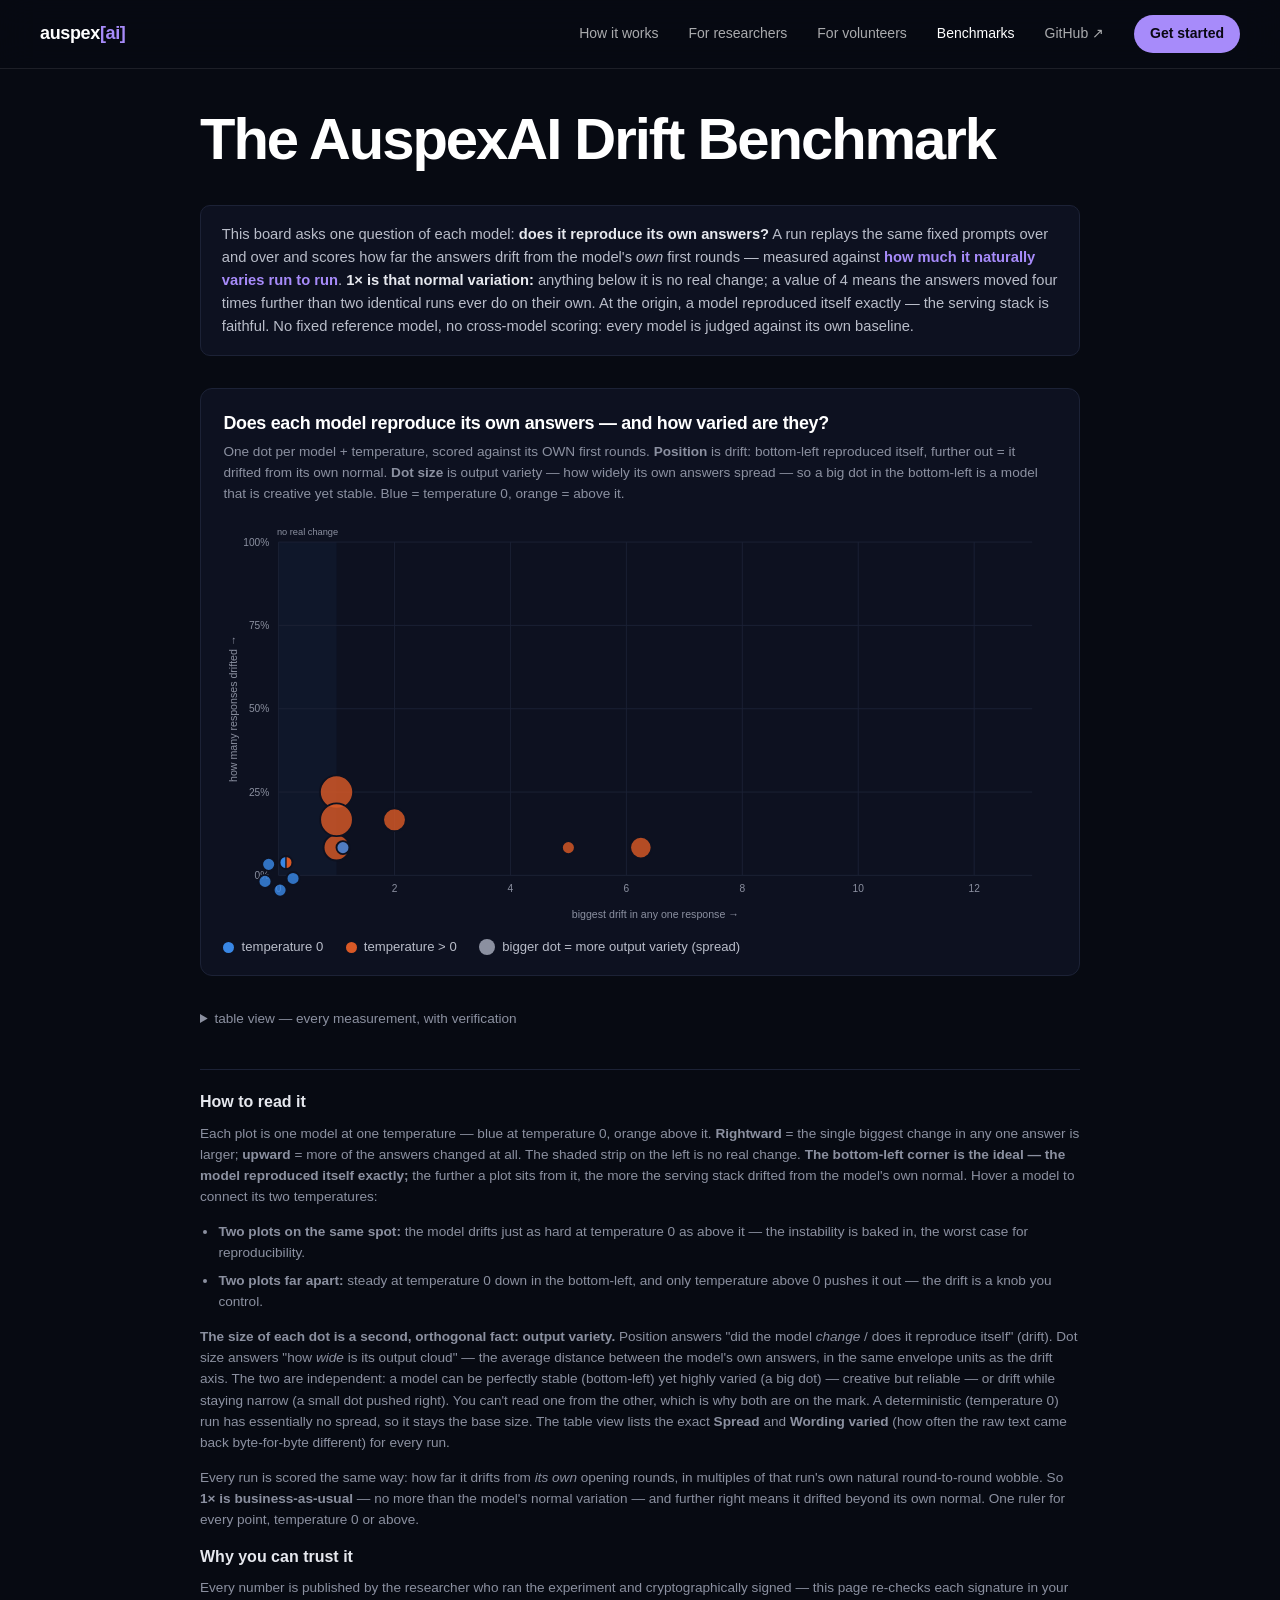
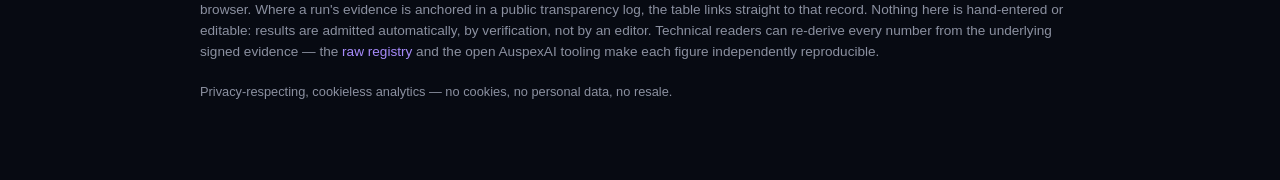
<file: benchmarks.html>
<!DOCTYPE html>
<html lang="en">
<head>
  <meta charset="utf-8">
  <meta name="viewport" content="width=device-width, initial-scale=1">
  <title>Drift Benchmark — auspex[ai]</title>
  <meta name="description" content="The AuspexAI Drift Benchmark: does each model reproduce its own answers? Self-baseline drift — how far a model's outputs move from its own baseline, at temperature 0 and under sampling — every number signed by the researcher who ran it and independently verifiable.">
  <meta name="robots" content="noindex">
  <link rel="icon" type="image/x-icon" href="favicon.ico">
  <link rel="icon" type="image/svg+xml" href="images/favicon.svg">
  <link rel="icon" type="image/png" sizes="32x32" href="images/favicon-32.png">
  <link rel="icon" type="image/png" sizes="192x192" href="images/favicon-192.png">
  <link rel="apple-touch-icon" href="images/apple-touch-icon.png">
  <!-- privacy-respecting, cookieless analytics (GoatCounter) -->
  <script data-goatcounter="https://metrics.auspexai.network/count" async src="//gc.zgo.at/count.js"></script>
  <script>
  (function(){var R=[[/#start\b/,'cta-get-started'],[/#researchers\b/,'nav-researchers'],[/#volunteers\b/,'nav-volunteers'],[/#how\b/,'nav-how'],[/benchmarks\.html/,'nav-benchmarks'],[/verify\.html/,'nav-verify'],[/getworker\./,'install-worker'],[/getresearcher\./,'install-researcher'],[/github\.com/,'outbound-github']];
  document.addEventListener('click',function(e){var a=e.target.closest&&e.target.closest('a[href]');if(!a)return;var h=a.getAttribute('href')||'';for(var i=0;i<R.length;i++){if(R[i][0].test(h)){if(window.goatcounter&&window.goatcounter.count)window.goatcounter.count({path:R[i][1],title:'event: '+R[i][1],event:true});break;}}},true);})();
  </script>
  <style>
    * { margin: 0; padding: 0; box-sizing: border-box; }
    /* --- chart roles (dataviz palette, dark, validated against #0d1120) --- */
    :root {
      --surface: #0d1120;            /* chart surface (card) */
      --page: #070a12;
      --ink: #e6e8ee;               /* primary text */
      --ink-2: #b9bdc9;             /* secondary text */
      --muted: #8b90a0;             /* axis / labels */
      --grid: #1c2236;              /* hairline gridline */
      --axis: #2b3350;             /* baseline / axis */
      --accent: #a78bfa;            /* single-series accent (violet) */
      --border: rgba(255,255,255,0.09);    /* site-standard hairline (nav / pill) */
      --text-dim: rgba(255,255,255,0.66);  /* site-standard nav link */
      --text-mute: rgba(255,255,255,0.42); /* site-standard eyebrow */
      --det: #3987e5;               /* condition: deterministic (blue) */
      --temp: #d95926;              /* condition: temperature (orange) */
      --ok: #34d399;
      --bad: #f87171;
    }
    body { background: var(--page); color: var(--ink); font-family: Inter, -apple-system, BlinkMacSystemFont, "Segoe UI", sans-serif; line-height: 1.55; }
    a { color: var(--accent); text-decoration: none; }
    a:hover { text-decoration: underline; }
    .wrap { max-width: 920px; margin: 0 auto; padding: 2.5rem 1.25rem 4rem; }
    /* --- site-standard nav: full-width frosted bar pinned to the top (matches index.html) --- */
    .site-nav-bar { position: sticky; top: 0; z-index: 50; display: flex; align-items: center; justify-content: space-between; gap: 12px 20px; flex-wrap: wrap; padding: 15px clamp(18px, 4vw, 40px); background: rgba(7,10,18,0.72); backdrop-filter: blur(18px); -webkit-backdrop-filter: blur(18px); border-bottom: 1px solid var(--border); }
    .site-nav-bar .brand { font-weight: 800; font-size: 18px; letter-spacing: -0.02em; color: #fff; }
    .site-nav-bar .brand .brk { color: var(--accent); }
    .nav-links { display: flex; align-items: center; gap: 10px clamp(16px, 2.6vw, 30px); flex-wrap: wrap; font-size: 14px; font-weight: 500; }
    .nav-links a { color: var(--text-dim); }
    .nav-links a:hover { color: #fff; text-decoration: none; }
    .nav-links a.active { color: #fff; }
    .nav-links a.cta { padding: 8px 16px; border-radius: 100px; background: var(--accent); color: #0a0813; font-weight: 700; }
    .nav-links a.cta:hover { color: #0a0813; opacity: 0.9; text-decoration: none; }
    /* --- hero: site-standard typographic treatment (display headline + lead) --- */
    .hero { margin-bottom: 2.2rem; }
    h1 { font-family: Inter, -apple-system, BlinkMacSystemFont, sans-serif; font-weight: 800; font-size: clamp(32px, 5.2vw, 58px); line-height: 1.05; letter-spacing: -0.035em; color: #fff; margin-bottom: 0.55rem; }
    .lead { color: rgba(255,255,255,0.82); font-size: clamp(16px, 1.5vw, 19px); max-width: 44rem; margin-bottom: 1.6rem; }
    .explainer { background: var(--surface); border: 1px solid var(--grid); border-radius: 10px; padding: 1.1rem 1.3rem; margin: 1.4rem 0 2rem; font-size: 0.92rem; color: var(--ink-2); }
    .explainer strong { color: var(--ink); }
    .explainer .eu { color: var(--accent); font-weight: 700; }
    /* --- chart card --- */
    .chart-card { background: var(--surface); border: 1px solid var(--grid); border-radius: 12px; padding: 1.3rem 1.4rem 1.1rem; margin: 1.4rem 0 2rem; }
    .chart-title { font-size: 1.12rem; color: #fff; font-weight: 700; letter-spacing: -0.3px; }
    .chart-sub { font-size: 0.85rem; color: var(--muted); margin: 0.2rem 0 0.9rem; max-width: 52rem; }
    .chart-b-wrap { max-width: 560px; margin: 0 auto; }
    svg { width: 100%; height: auto; display: block; overflow: visible; }
    .legend { display: flex; flex-wrap: wrap; gap: 1rem 1.4rem; margin-top: 0.7rem; font-size: 0.82rem; color: var(--ink-2); }
    .legend-item { display: inline-flex; align-items: center; gap: 0.45rem; }
    .swatch { width: 11px; height: 11px; border-radius: 50%; flex: none; }
    .swatch.hollow { background: transparent; border: 1.5px dashed var(--muted); }
    .swatch.big { width: 16px; height: 16px; background: var(--muted); }
    .ray-key { display: inline-flex; align-items: center; gap: 3px; color: var(--muted); font-weight: 700; }
    .ray-line { width: 16px; height: 0; border-top: 1.5px dashed var(--muted); display: inline-block; }
    /* --- tooltip --- */
    #tip { position: fixed; z-index: 20; pointer-events: none; opacity: 0; transition: opacity .08s; background: #0a0e1a; border: 1px solid var(--axis); border-radius: 8px; padding: 0.55rem 0.7rem; font-size: 0.8rem; color: var(--ink); box-shadow: 0 8px 24px rgba(0,0,0,0.5); max-width: 260px; }
    #tip .tt-model { font-weight: 700; color: #fff; }
    #tip .tt-row { color: var(--ink-2); margin-top: 0.15rem; }
    #tip b { color: var(--ink); font-variant-numeric: tabular-nums; }
    /* --- hover focus + hover-only labels (chart marks) --- */
    .mk { transition: opacity .13s ease, filter .13s ease; }
    .mk.dim { opacity: 0.16; filter: blur(1.1px); }        /* recede the non-hovered models */
    .reveal { transition: opacity .12s ease; }             /* edges + labels: shown only on focus */
    text.lbl { fill: var(--ink); font-size: 12.5px; font-weight: 600;
      paint-order: stroke; stroke: var(--surface); stroke-width: 3.5px; }  /* halo for legibility */
    /* --- table view --- */
    details.dv { margin: 0.2rem 0 0.6rem; }
    details.dv summary { cursor: pointer; color: var(--muted); font-size: 0.85rem; }
    table.dv-table { width: 100%; border-collapse: collapse; font-size: 0.86rem; margin-top: 0.7rem; }
    table.dv-table th { text-align: left; font-size: 0.72rem; text-transform: uppercase; letter-spacing: 0.05em; color: var(--muted); padding: 0.4rem 0.7rem 0.4rem 0; border-bottom: 1px solid var(--grid); white-space: nowrap; }
    table.dv-table td { padding: 0.45rem 0.7rem 0.45rem 0; border-bottom: 1px solid #131829; color: var(--ink-2); vertical-align: top; }
    table.dv-table td.num { text-align: right; font-variant-numeric: tabular-nums; color: var(--ink); }
    table.dv-table .dot { display: inline-block; width: 9px; height: 9px; border-radius: 50%; margin-right: 0.45rem; vertical-align: baseline; }
    .muted { color: var(--muted); }
    .sig-ok { color: var(--ok); } .sig-bad { color: var(--bad); }
    .empty { border: 1px dashed var(--grid); border-radius: 10px; padding: 2rem; text-align: center; color: var(--muted); margin-top: 1.5rem; }
    .foot { margin-top: 2.5rem; padding-top: 1.25rem; border-top: 1px solid var(--grid); font-size: 0.85rem; color: var(--muted); }
    .foot h3 { color: var(--ink); font-size: 1rem; margin-bottom: 0.5rem; }
    .foot p { margin-bottom: 0.9rem; }
    .foot ul { margin: 0.4rem 0 0.9rem; padding-left: 1.15rem; }
    .foot li { margin-bottom: 0.4rem; }
    code { font-family: ui-monospace, SFMono-Regular, Menlo, monospace; font-size: 0.85em; color: #cdd1dc; background: #131829; padding: 0.1em 0.35em; border-radius: 4px; }
  </style>
</head>
<body data-palette="#3987e5,#d95926">
<nav class="site-nav-bar">
  <a class="brand" href="/">auspex<span class="brk">[ai]</span></a>
  <div class="nav-links">
    <a href="/#how">How it works</a>
    <a href="/#researchers">For researchers</a>
    <a href="/#volunteers">For volunteers</a>
    <a href="/benchmarks.html" class="active">Benchmarks</a>
    <a href="https://github.com/auspexai">GitHub ↗</a>
    <a href="/#start" class="cta">Get started</a>
  </div>
</nav>
<div class="wrap">
  <header class="hero">
    <h1>The AuspexAI Drift Benchmark</h1>
  </header>

  <div class="explainer">
    This board asks one question of each model: <strong>does it reproduce its own answers?</strong>
    A run replays the same fixed prompts over and over and scores how far the answers drift
    from the model's <em>own</em> first rounds — measured against
    <span class="eu">how much it naturally varies run to run</span>. <strong>1× is that
    normal variation:</strong> anything below it is no real change; a value of 4 means the
    answers moved four times further than two identical runs ever do on their own. At the
    origin, a model reproduced itself exactly — the serving stack is faithful. No fixed
    reference model, no cross-model scoring: every model is judged against its own baseline.
  </div>

  <div id="board"><p class="muted">Loading registry…</p></div>

  <div class="foot">
    <h3>How to read it</h3>
    <p>
      Each plot is one model at one temperature — blue at temperature 0, orange above it.
      <strong>Rightward</strong> = the single biggest change in any one answer is larger;
      <strong>upward</strong> = more of the answers changed at all. The shaded strip on the
      left is no real change. <strong>The bottom-left corner is the ideal — the model
      reproduced itself exactly;</strong> the further a plot sits from it, the more the
      serving stack drifted from the model's own normal. Hover a model to connect its two
      temperatures:
    </p>
    <ul>
      <li><strong>Two plots on the same spot:</strong> the model drifts just as hard at
        temperature 0 as above it — the instability is baked in, the worst case for
        reproducibility.</li>
      <li><strong>Two plots far apart:</strong> steady at temperature 0 down in the
        bottom-left, and only temperature above 0 pushes it out — the drift is a knob you
        control.</li>
    </ul>
    <p>
      <strong>The size of each dot is a second, orthogonal fact: output variety.</strong> Position
      answers "did the model <em>change</em> / does it reproduce itself" (drift). Dot size answers
      "how <em>wide</em> is its output cloud" — the average distance between the model's own answers,
      in the same envelope units as the drift axis. The two are independent: a model can be perfectly
      stable (bottom-left) yet highly varied (a big dot) — creative but reliable — or drift while
      staying narrow (a small dot pushed right). You can't read one from the other, which is why both
      are on the mark. A deterministic (temperature 0) run has essentially no spread, so it stays the
      base size. The table view lists the exact <strong>Spread</strong> and <strong>Wording&nbsp;varied</strong>
      (how often the raw text came back byte-for-byte different) for every run.
    </p>
    <p>
      Every run is scored the same way: how far it drifts from <em>its own</em> opening rounds,
      in multiples of that run's own natural round-to-round wobble. So <strong>1× is
      business&#8209;as&#8209;usual</strong> — no more than the model's normal variation — and
      further right means it drifted beyond its own normal. One ruler for every point, temperature
      0 or above.
    </p>
    <h3>Why you can trust it</h3>
    <p>
      Every number is published by the researcher who ran the experiment and cryptographically
      signed — this page re-checks each signature in your browser. Where a run's evidence is
      anchored in a public transparency log, the table links straight to that record. Nothing
      here is hand-entered or editable: results are admitted automatically, by verification, not
      by an editor. Technical readers can re-derive every number from the underlying signed
      evidence — the <a href="registry/benchmarks.json">raw registry</a> and the open
      AuspexAI tooling make each figure independently reproducible.
    </p>
    <p class="muted" style="font-size:0.8rem;margin-top:1.25rem;">Privacy-respecting, cookieless analytics — no cookies, no personal data, no resale.</p>
  </div>

<div id="tip" role="tooltip" aria-hidden="true"></div>

<script>
(function () {
  // Escapes < > &, AND " (textContent→innerHTML does NOT escape quotes). The
  // quote-escape is load-bearing: tooltip HTML is double-encoded into a
  // data-tip="…" attribute, so an unescaped " inside it (e.g. class="tt-model")
  // would terminate the attribute early and render an empty tooltip box.
  var enc = function (s) { var d = document.createElement('div'); d.textContent = s == null ? '' : String(s); return d.innerHTML.replace(/"/g, '&quot;'); };
  var pctv = function (v) { return v == null ? '—' : Math.round(v * 100) + '%'; };
  var rekor = function (a) {
    if (!a || !a.rekor_entry_uuid || a.rekor_entry_uuid === 'lab-mode-no-rekor') return null;
    return 'https://search.sigstore.dev/?uuid=' + encodeURIComponent(a.rekor_entry_uuid);
  };
  function b64ToBytes(b64) { return Uint8Array.from(atob(b64), function (c) { return c.charCodeAt(0); }); }

  // Verify over the EXACT signed bytes; parse the payload FROM them. The pubkey
  // inside the payload must equal the envelope's (key identity is signed).
  function openEntry(entry) {
    try {
      var body = b64ToBytes(entry.payload_b64);
      var payload = JSON.parse(new TextDecoder().decode(body));
      if (payload.publisher_pubkey_hex !== entry.publisher_pubkey_hex) return Promise.resolve({ payload: null, ok: false });
      var pub = Uint8Array.from(entry.publisher_pubkey_hex.match(/../g).map(function (h) { return parseInt(h, 16); }));
      var sig = b64ToBytes(entry.signature_b64);
      return crypto.subtle.importKey('raw', pub, { name: 'Ed25519' }, false, ['verify'])
        .then(function (key) { return crypto.subtle.verify({ name: 'Ed25519' }, key, sig, body); })
        .then(function (ok) { return { payload: payload, ok: ok }; })
        .catch(function () { return { payload: payload, ok: null }; });
    } catch (e) { return Promise.resolve({ payload: null, ok: false }); }
  }

  // "qwen2.5-0.5b-instruct-q4" → "Qwen 2.5 · 0.5B".
  function prettyModel(id) {
    if (!id) return 'unknown model';
    var sm = id.match(/(\d+(?:\.\d+)?)b\b/i);
    var size = sm && sm[1];
    var fam = (sm ? id.slice(0, sm.index) : id).replace(/[-_]+$/, '').replace(/[-_]/g, ' ').trim();
    fam = fam.replace(/\b\w/g, function (c) { return c.toUpperCase(); }).replace(/(\d)\./, '$1.');
    return fam + (size ? ' · ' + size + 'B' : '');
  }

  // Self-baseline entries (§3.4) carry the run's own model + generation in a
  // `self_baseline` block; the retired cross-reference kind used `config_delta`.
  function isSelf(e) { return e.entry_kind === 'self_baseline'; }
  function selfGen(e) { return (e.self_baseline || {}).generation || 'greedy'; }
  function isTemp(e) {
    if (isSelf(e)) return selfGen(e) !== 'greedy';
    return !!(((e.config_delta || {}).changed || {}).generation);
  }
  function tempLabel(e) {
    var g;
    if (isSelf(e)) g = selfGen(e);                                   // "sampling(temp=0.8,…,seeded)"
    else { var gg = ((e.config_delta || {}).changed || {}).generation; g = gg && gg.to; }
    var m = g && /temp=([0-9.]+)/.exec(g || '');
    return m ? 'temperature ' + m[1] : 'temperature > 0';
  }
  // Model that produced the run.
  function entryModel(e, baselineModel) {
    if (isSelf(e)) return (e.self_baseline || {}).model || 'unknown model';
    var ch = (e.config_delta || {}).changed || {};
    return ch.model ? ch.model.to : baselineModel;
  }
  function condLabel(e) {
    if (isTemp(e)) return tempLabel(e);
    return 'temperature 0';
  }
  // seed_policy discriminates a DRIFT run (fixed seed → the drift scatter) from a
  // DIVERSITY run (per_round seed-stream → the diversity view, headline = dispersion_eu).
  // Absent on legacy entries → "fixed" (they were all drift runs).
  function selfSeedPolicy(e) { return (e.self_baseline || {}).seed_policy || 'fixed'; }
  function isDiversity(e) { return isSelf(e) && selfSeedPolicy(e) === 'per_round'; }
  function selfTempNum(e) {
    var m = /temp=([0-9.]+)/.exec(selfGen(e) || '');
    return m ? parseFloat(m[1]) : null;
  }

  // ---- shared scale + chrome helpers -------------------------------------
  function ticksEu(maxEu) { var step = maxEu <= 5 ? 1 : 2; var t = []; for (var v = 0; v <= maxEu + 0.001; v += step) t.push(v); return t; }

  // Greedy anti-overlap for point labels. Each label wants to sit at its dot;
  // where two would collide, later ones are nudged down and a thin leader line
  // ties them back to the dot. This DEGRADES GRACEFULLY as the plots fill in —
  // labels stack neatly instead of overprinting into an unreadable pile.
  // labels: [{text, x, y, anchor, dotx, doty, size?, weight?, fill?}]
  function layoutLabels(labels, yMin, yMax, dots) {
    dots = dots || [];
    labels.forEach(function (L) {
      L.size = L.size || 12.5;
      L.h = L.size + 3;                                  // line box height + gap
      L.w = L.text.length * L.size * 0.58;               // approx glyph advance
      L.x0 = L.anchor === 'end' ? L.x - L.w : L.anchor === 'middle' ? L.x - L.w / 2 : L.x;
      L.x1 = L.x0 + L.w;
      L.y0 = L.y;                                         // desired (dot-aligned)
      L.cy = L.y;                                         // working baseline
    });
    labels.sort(function (a, b) { return a.cy - b.cy; });
    // a plotted dot obstructs a label when it falls inside the text's box
    var overDot = function (L, o) { return o.x > L.x0 - 5 && o.x < L.x1 + 5 && o.y > L.cy - L.size - 4 && o.y < L.cy + 4; };
    var placed = [];
    labels.forEach(function (L) {
      var collides = true, guard = 0;
      while (collides && guard++ < 400) {
        collides = false;
        for (var i = 0; i < placed.length; i++) {
          var p = placed[i];
          if (L.x0 < p.x1 && L.x1 > p.x0 && Math.abs(L.cy - p.cy) < L.h) {
            L.cy = p.cy + L.h; collides = true;           // drop below the one it hit
          }
        }
        for (var d = 0; d < dots.length; d++) {
          if (overDot(L, dots[d])) { L.cy = dots[d].y + L.size + 8; collides = true; }
        }
      }
      if (yMax != null && L.cy > yMax) L.cy = yMax;
      if (yMin != null && L.cy < yMin) L.cy = yMin;
      placed.push(L);
    });
    var out = '';
    labels.forEach(function (L) {                         // leaders first (under text)
      if (L.dotx != null && Math.abs(L.cy - L.y0) > 3) {
        var tx = L.anchor === 'end' ? L.x - 2 : L.anchor === 'start' ? L.x + 2 : L.x;
        out += '<line x1="' + L.dotx + '" y1="' + L.doty + '" x2="' + tx + '" y2="' +
          (L.cy - L.size * 0.32) + '" stroke="#2b3350" stroke-width="1" pointer-events="none"/>';
      }
    });
    labels.forEach(function (L) {
      out += '<text x="' + L.x + '" y="' + L.cy + '" fill="' + (L.fill || '#e6e8ee') +
        '" font-size="' + L.size + '"' + (L.weight ? ' font-weight="' + L.weight + '"' : '') +
        ' text-anchor="' + L.anchor + '" pointer-events="none">' + enc(L.text) + '</text>';
    });
    return out;
  }

  // ---- tooltip (delegated) ----
  var tip = document.getElementById('tip');
  function hideTip() { tip.style.opacity = 0; tip.setAttribute('aria-hidden', 'true'); }
  function bindTips(root) {
    root.addEventListener('mousemove', function (ev) {
      var el = ev.target.closest ? ev.target.closest('[data-tip]') : null;
      var html = el && el.getAttribute('data-tip');
      // Only show for a hit-target that actually carries content — otherwise an
      // empty/whitespace data-tip would flash a blank box over the plot.
      if (!html || !html.trim()) { hideTip(); return; }
      tip.innerHTML = html;
      tip.style.opacity = 1; tip.setAttribute('aria-hidden', 'false');
      var pad = 14, tw = tip.offsetWidth, th = tip.offsetHeight;
      var x = ev.clientX + pad, y = ev.clientY + pad;
      if (x + tw > window.innerWidth - 8) x = ev.clientX - tw - pad;
      if (y + th > window.innerHeight - 8) y = ev.clientY - th - pad;
      tip.style.left = x + 'px'; tip.style.top = y + 'px';
    });
    root.addEventListener('mouseleave', hideTip);
  }

  function tipHtml(model, cond, isT, peak, breadth, byte, disp, runs, ok) {
    return '<div class="tt-model">' + enc(prettyModel(model)) + '</div>' +
      '<div class="tt-row" style="color:' + (isT ? 'var(--temp)' : 'var(--det)') + '">' + enc(cond) + '</div>' +
      '<div class="tt-row">biggest drift: <b>' + (peak == null ? '—' : peak.toFixed(1)) + '×</b></div>' +
      '<div class="tt-row">responses changed: <b>' + pctv(breadth) + '</b></div>' +
      (disp == null ? '' : '<div class="tt-row" style="margin-top:.3rem">output spread: <b>' + disp.toFixed(1) + '×</b> <span class="muted">(dot size)</span></div>') +
      (byte == null ? '' : '<div class="tt-row">exact wording varied: <b>' + pctv(byte) + '</b></div>') +
      (runs > 1 ? '<div class="tt-row muted">mean of ' + runs + ' experiments</div>' : '<div class="tt-row muted">1 experiment</div>');
  }

  // Combined tooltip for a split marker: a model whose deterministic + sampling
  // points land on the same spot. Both regimes shown side by side (never averaged
  // together) — coincidence IS the "aligned under both conditions" signal.
  function pairTipHtml(det, temp) {
    var line = function (label, p, color) {
      return '<div class="tt-row" style="color:' + color + '">' + label + ': biggest drift <b>' +
        (p.peak == null ? '—' : p.peak.toFixed(1)) + '×</b>, responses changed <b>' + pctv(p.breadth) + '</b>' +
        (p.disp == null ? '' : ', spread <b>' + p.disp.toFixed(1) + '×</b>') +
        (p.byte == null ? '' : ', wording varied <b>' + pctv(p.byte) + '</b>') +
        (p.runs > 1 ? ' <span class="muted">(mean of ' + p.runs + ')</span>' : '') + '</div>';
    };
    return '<div class="tt-model">' + enc(prettyModel(det.model)) + '</div>' +
      '<div class="tt-row muted" style="margin-bottom:.1rem">temperature 0 &amp; above coincide — same drift either way</div>' +
      line('temperature 0', det, 'var(--det)') +
      line('temperature &gt; 0', temp, 'var(--temp)');
  }

  // ================= CHART 1 — magnitude × breadth =========================
  function chartMagBreadth(rows, baselineModel, maxEu) {
    // Aggregate by (model, condition): every run of the same model under the same
    // condition folds into ONE point at the MEAN of its runs — so a model is a
    // single dot that re-situates as new benchmarks are published, rather than a
    // scatter of repeats. `runs` = the count folded (shown in the tooltip).
    var groups = {};
    rows.forEach(function (r) {
      var e = r.payload, m = entryModel(e, baselineModel), t = isTemp(e);
      var k = m + '|' + (t ? 't' : 'd');
      (groups[k] = groups[k] || []).push(r);
    });
    var mean = function (g, f) {
      var s = 0, c = 0;
      g.forEach(function (r) { var v = (r.payload.report || {})[f]; if (v != null) { s += v; c++; } });
      return c ? s / c : null;
    };
    var pts = Object.keys(groups).map(function (k) {
      var g = groups[k], top = g[0].payload;
      // signature: all-verified → ✓, any-bad → ✗, else pending
      var ok = g.every(function (r) { return r.ok === true; }) ? true
             : g.some(function (r) { return r.ok === false; }) ? false : null;
      return { model: entryModel(top, baselineModel), isT: isTemp(top), cond: condLabel(top),
        peak: mean(g, 'peak_eu') || 0, breadth: mean(g, 'breadth') || 0,
        byte: mean(g, 'byte_divergence_rate'), disp: mean(g, 'dispersion_eu'),
        runs: g.length, ok: ok };
    });

    var W = 900, H = 440, PADL = 60, PADR = 26, PADT = 26, PADB = 54;
    var plotW = W - PADL - PADR, plotH = H - PADT - PADB;
    var X = function (eu) { return PADL + Math.min(eu / maxEu, 1) * plotW; };
    var Y = function (b) { return PADT + (1 - Math.max(0, Math.min(b, 1))) * plotH; };
    var s = '<svg viewBox="0 0 ' + W + ' ' + H + '" role="img" aria-label="how far and how widely each model drifts">';
    // sub-noise band (x < 1) — the "no real change" zone, a wash not a line
    s += '<rect x="' + X(0) + '" y="' + PADT + '" width="' + (X(1) - X(0)) + '" height="' + plotH + '" fill="#3987e5" opacity="0.05"/>';
    s += '<text x="' + ((X(0) + X(1)) / 2) + '" y="' + (PADT - 8) + '" fill="#8b90a0" font-size="10" text-anchor="middle">no real change</text>';
    // gridlines (solid hairlines)
    [0, 0.25, 0.5, 0.75, 1].forEach(function (b) {
      s += '<line x1="' + PADL + '" y1="' + Y(b) + '" x2="' + (W - PADR) + '" y2="' + Y(b) + '" stroke="#1c2236"/>';
      s += '<text x="' + (PADL - 10) + '" y="' + (Y(b) + 4) + '" fill="#8b90a0" font-size="11" text-anchor="end">' + (b * 100) + '%</text>';
    });
    ticksEu(maxEu).forEach(function (v) {
      s += '<line x1="' + X(v) + '" y1="' + PADT + '" x2="' + X(v) + '" y2="' + (H - PADB) + '" stroke="#1c2236"/>';
      s += '<text x="' + X(v) + '" y="' + (H - PADB + 18) + '" fill="#8b90a0" font-size="11" text-anchor="middle">' + v + '</text>';
    });
    // axis titles
    s += '<text x="' + (PADL + plotW / 2) + '" y="' + (H - 8) + '" fill="#8b90a0" font-size="11.5" text-anchor="middle">biggest drift in any one response →</text>';
    s += '<text transform="translate(15,' + (PADT + plotH / 2) + ') rotate(-90)" fill="#8b90a0" font-size="11.5" text-anchor="middle">how many responses drifted →</text>';
    // dots (2px surface ring; bigger transparent hit target). A model's
    // deterministic + sampling points that land on the SAME spot are drawn as one
    // split marker (blue|orange) with a combined tooltip — both regimes stay
    // visible + hoverable, never averaged together. A label added per marker.
    var edges = '', labelSvg = '';
    var cssKey = function (mm) { return mm.replace(/[^a-z0-9]/gi, '_'); };
    pts.forEach(function (p) { p.cx = X(p.peak); p.cy = Y(p.breadth); });

    // ── de-tie overplotting ────────────────────────────────────────────────
    // The axes are intrinsically coarse (peak takes ~5 values, breadth 4), so
    // many DIFFERENT models land on the same (x,y) cell and stack invisibly. Fan
    // the distinct models in a shared cell apart on a small circle, ordered by
    // byte-divergence (a finer, real signal) so placement is deterministic +
    // meaningful. A model's own det+sampling get the SAME offset — they stay
    // coincident (→ the split marker); only cross-model stacks separate.
    (function () {
      var CELL = 6, cells = {};
      var key = function (p) { return Math.round(p.cx / CELL) + ',' + Math.round(p.cy / CELL); };
      pts.forEach(function (p) { (cells[key(p)] = cells[key(p)] || []).push(p); });
      Object.keys(cells).forEach(function (ck) {
        var group = cells[ck], byM = {}, models = [];
        group.forEach(function (p) { if (!byM[p.model]) { byM[p.model] = []; models.push(p.model); } byM[p.model].push(p); });
        if (models.length < 2) return;                         // no cross-model stack
        var mb = function (m) { var s = 0, c = 0; byM[m].forEach(function (p) { if (p.disp != null) { s += p.disp; c++; } }); return c ? s / c : 0; };
        models.sort(function (a, b) { return mb(a) - mb(b) || (a < b ? -1 : 1); });
        var cx0 = 0, cy0 = 0; group.forEach(function (p) { cx0 += p.cx; cy0 += p.cy; }); cx0 /= group.length; cy0 /= group.length;
        var R = Math.min(16, 5 + models.length * 2.4);
        models.forEach(function (m, i) {
          var a = (i / models.length) * 2 * Math.PI - Math.PI / 2 + Math.PI / 6, dx = Math.cos(a) * R, dy = Math.sin(a) * R;
          byM[m].forEach(function (p) { p.cx = cx0 + dx; p.cy = cy0 + dy; });
        });
      });
    })();

    // Hover-only label: hidden until its model is focused (kills the always-on
    // label pile that used to bury newer points). A halo keeps it legible.
    var addLabel = function (model, cx, cy) {
      var right = cx < X(maxEu) - 130;
      labelSvg += '<text class="mk reveal lbl" data-model="' + cssKey(model) + '" x="' + (right ? cx + 11 : cx - 11) +
        '" y="' + (cy + 4) + '" text-anchor="' + (right ? 'start' : 'end') + '" opacity="0" pointer-events="none">' +
        enc(prettyModel(model)) + '</text>';
    };
    // Split a model's points into a coincident det+sampling PAIR vs standalone.
    var byModel = {};
    pts.forEach(function (p) { (byModel[p.model] = byModel[p.model] || []).push(p); });
    var COINCIDE = 8;  // px (≈ a dot radius) counts as "on the same spot"
    var singles = [];
    var paired = [];
    Object.keys(byModel).forEach(function (m) {
      var g = byModel[m];
      if (g.length === 2 && g[0].isT !== g[1].isT &&
          Math.hypot(g[0].cx - g[1].cx, g[0].cy - g[1].cy) <= COINCIDE) {
        var det = g[0].isT ? g[1] : g[0], temp = g[0].isT ? g[0] : g[1];
        paired.push({ det: det, temp: temp, cx: (det.cx + temp.cx) / 2, cy: (det.cy + temp.cy) / 2 });
      } else {
        if (g.length === 2 && g[0].isT !== g[1].isT) {   // two temperatures, not coincident -> hover-reveal connector
          edges += '<line class="mk reveal edge-' + cssKey(m) + '" data-model="' + cssKey(m) + '" x1="' + g[0].cx + '" y1="' + g[0].cy + '" x2="' + g[1].cx + '" y2="' + g[1].cy + '" stroke="#a78bfa" stroke-width="2.5" stroke-dasharray="5 4" opacity="0" pointer-events="none"/>';
        }
        g.forEach(function (p) { singles.push(p); });
      }
    });
    // ── output-diversity as dot SIZE ────────────────────────────────────────
    // The dot GROWS with dispersion_eu — how WIDE the model's own output cloud is at
    // this setting (its creative range). ORTHOGONAL to position (drift): a diverse-but-
    // stable model is a BIG dot near the origin (e.g. phi ~4.8×), a narrow-but-drifting
    // one a small dot far right (e.g. mistral). Runs with no spread measure (greedy /
    // older fixed-seed) stay the base size.
    var dotR = function (disp) { return Math.min(20, 7 + (disp || 0) * 2.3); };
    s += edges;
    singles.forEach(function (p) {
      var col = p.isT ? '#d95926' : '#3987e5', r = dotR(p.disp);
      var tt = tipHtml(p.model, p.cond, p.isT, p.peak, p.breadth, p.byte, p.disp, p.runs, p.ok);
      s += '<circle class="mk" cx="' + p.cx + '" cy="' + p.cy + '" r="' + Math.max(16, r + 5).toFixed(1) + '" fill="transparent" data-model="' + cssKey(p.model) + '" data-tip="' + enc(tt) + '"/>';
      s += '<circle class="mk" cx="' + p.cx + '" cy="' + p.cy + '" r="' + r.toFixed(1) + '" fill="' + col + '" fill-opacity="0.82" stroke="#0d1120" stroke-width="2" data-model="' + cssKey(p.model) + '" data-tip="' + enc(tt) + '"/>';
      addLabel(p.model, p.cx, p.cy);
    });
    paired.forEach(function (pr) {
      var cx = pr.cx, cy = pr.cy, r = dotR(Math.max(pr.det.disp || 0, pr.temp.disp || 0)), tt = pairTipHtml(pr.det, pr.temp);
      // left half = deterministic (blue, sweep 0), right half = sampling (orange, sweep 1)
      var dm = ' data-model="' + cssKey(pr.det.model) + '"';
      s += '<path class="mk"' + dm + ' d="M' + cx + ',' + (cy - r) + ' A' + r + ',' + r + ' 0 0,0 ' + cx + ',' + (cy + r) + ' Z" fill="#3987e5"/>';
      s += '<path class="mk"' + dm + ' d="M' + cx + ',' + (cy - r) + ' A' + r + ',' + r + ' 0 0,1 ' + cx + ',' + (cy + r) + ' Z" fill="#d95926"/>';
      s += '<line class="mk"' + dm + ' x1="' + cx + '" y1="' + (cy - r) + '" x2="' + cx + '" y2="' + (cy + r) + '" stroke="#0d1120" stroke-width="1.5"/>';
      s += '<circle class="mk"' + dm + ' cx="' + cx + '" cy="' + cy + '" r="' + r + '" fill="none" stroke="#0d1120" stroke-width="2"/>';
      // transparent hit target on TOP — one combined tooltip over the whole marker
      s += '<circle class="mk"' + dm + ' cx="' + cx + '" cy="' + cy + '" r="' + Math.max(16, r + 5).toFixed(1) + '" fill="transparent" data-tip="' + enc(tt) + '"/>';
      addLabel(pr.det.model, cx, cy);
    });
    s += labelSvg;
    s += '</svg>';

    var legend = '<div class="legend">' +
      '<span class="legend-item"><span class="swatch" style="background:var(--det)"></span>temperature 0</span>' +
      '<span class="legend-item"><span class="swatch" style="background:var(--temp)"></span>temperature &gt; 0</span>' +
      '<span class="legend-item"><span class="swatch big"></span>bigger dot = more output variety (spread)</span></div>';
    return s + legend;
  }

  // ================= TABLE VIEW (every raw measurement) ====================
  function tableView(rows, baselineModel) {
    var body = rows.map(function (r) {
      var e = r.payload, rep = e.report || {}, t = isTemp(e), m = entryModel(e, baselineModel);
      var obs = rekor((e.observation || {}).attestation);
      var sig = r.ok === true ? '<span class="sig-ok">✓</span>' : r.ok === false ? '<span class="sig-bad">✗</span>' : '<span class="muted">…</span>';
      return '<tr>' +
        '<td><span class="dot" style="background:' + (t ? 'var(--temp)' : 'var(--det)') + '"></span>' + enc(prettyModel(m)) + '</td>' +
        '<td>' + enc(condLabel(e)) + '</td>' +
        '<td class="num">' + (rep.peak_eu == null ? '—' : rep.peak_eu.toFixed(1)) + '×</td>' +
        '<td class="num">' + pctv(rep.breadth) + '</td>' +
        '<td class="num">' + (rep.byte_divergence_rate == null ? '—' : Math.round(rep.byte_divergence_rate * 100) + '%') + '</td>' +
        '<td class="num">' + (rep.dispersion_eu == null ? '—' : rep.dispersion_eu.toFixed(1) + '×') + '</td>' +
        '<td>' + sig + (obs ? ' · <a href="' + obs + '">record ↗</a>' : ' <span class="muted">· record pending</span>') + '</td>' +
        '</tr>';
    }).join('');
    return '<details class="dv"><summary>table view — every measurement, with verification</summary>' +
      '<table class="dv-table"><thead><tr><th>Model</th><th>Condition</th><th>Magnitude</th><th>Breadth</th><th>Wording varied</th><th>Spread</th><th>Signature / record</th></tr></thead>' +
      '<tbody>' + body + '</tbody></table></details>';
  }

  fetch('registry/benchmarks.json?v=' + Date.now()).then(function (r) { return r.json(); }).then(function (reg) {
    var board = document.getElementById('board');
    var entries = reg.entries || [];
    if (!entries.length) {
      board.innerHTML = '<div class="empty">No published entries yet. Entries appear here when a researcher publishes a signed score (<code>auspexai-tenant benchmark publish</code>).</div>';
      return;
    }
    Promise.all(entries.map(openEntry)).then(function (opened) {
      var valid = opened.filter(function (o) { return o.payload; });
      // The self-drift board: plot ONLY self-baseline entries — each run scored
      // against its OWN first rounds (drift from the model's own normal = whether
      // the serving stack reproduces it). The retired Gemma-anchor cross-reference
      // entries stay in the raw registry for provenance, but they measured a
      // different question and are no longer the science shown here.
      // ONE chart: DRIFT (position = does it reproduce its own answers) + DIVERSITY
      // (dot size = how wide its output cloud is). Two orthogonal facts on one mark —
      // a diverse-but-stable model is a big dot near the origin; a drifting-but-narrow
      // one a small dot far right. EXCLUDE an UNCALIBRATED per-round run (real spread
      // but calibrate_envelope off): its raw peak is fake drift (the varied baseline
      // reads as motion), so it would misplace on the drift axis. Gate on dispersion_eu
      // > 0 (REAL spread), NOT merely non-null: a greedy (temp 0) run now honestly
      // reports dispersion_eu = 0.0 (SDK >= 0.6.63 — byte-perfect, zero spread), and a
      // `!= null` gate wrongly swept those byte-perfect drift anchors off the board.
      // Only a varied baseline (dispersion > 0) that wasn't calibrated is the fake-drift
      // case; a calibrated per-round run (calibrate_envelope on) is always kept.
      var rows = valid.filter(function (o) {
        var p = o.payload;
        if (p.entry_kind !== 'self_baseline') return false;
        var rep = p.report || {}, sb = p.self_baseline || {};
        return !(rep.dispersion_eu > 0 && !sb.calibrate_envelope);
      });
      if (!rows.length) {
        board.innerHTML = '<div class="empty">No self-drift benchmarks published yet. A completed run scored against its own baseline — at temperature 0 or under seeded sampling — appears here once its researcher publishes the signed score (<code>auspexai-tenant benchmark publish</code>).</div>';
        return;
      }
      // Self-drift lands near the noise floor for a reproducible model, so scale the
      // x-axis to the data (never the fixed 0–10 of the anchor board) — but always
      // show the 1× "no real change" band so "at the origin = reproduced itself" reads.
      var peakMax = Math.max.apply(null, rows.map(function (r) { return (r.payload.report || {}).peak_eu || 0; }).concat([0]));
      var maxEu = Math.max(2, peakMax * 1.3);

      board.innerHTML =
        '<div class="chart-card">' +
          '<div class="chart-title">Does each model reproduce its own answers — and how varied are they?</div>' +
          '<div class="chart-sub">One dot per model + temperature, scored against its OWN first rounds. <b>Position</b> is drift: bottom-left reproduced itself, further out = it drifted from its own normal. <b>Dot size</b> is output variety — how widely its own answers spread — so a big dot in the bottom-left is a model that is creative yet stable. Blue = temperature 0, orange = above it.</div>' +
          chartMagBreadth(rows, null, maxEu) +
        '</div>' +
        tableView(rows, null);
      bindTips(board);
      // Hover focus: bring the hovered model's plot–edge–plot to the foreground —
      // its dots + temperature connector + label go full; every other model dims
      // and blurs back. The connector + label are hidden until their model is
      // focused (so nothing is buried and an edge can never read as cross-model).
      var curFocus = null;
      var setFocus = function (key) {
        if (key === curFocus) return;
        curFocus = key;
        board.querySelectorAll('.mk').forEach(function (el) {
          var on = key && el.getAttribute('data-model') === key;
          if (el.classList.contains('reveal')) el.style.opacity = on ? '1' : '0';   // edges + labels
          else el.classList.toggle('dim', !!key && !on);                             // dots + split halves
        });
      };
      board.addEventListener('mousemove', function (ev) {
        var t = ev.target.closest ? ev.target.closest('.mk[data-model]') : null;
        setFocus(t ? t.getAttribute('data-model') : null);
      });
      board.addEventListener('mouseleave', function () { setFocus(null); });
    });
  }).catch(function () {
    document.getElementById('board').innerHTML = '<div class="empty">Could not load the registry.</div>';
  });
})();
</script>
</body>
</html>
</file>
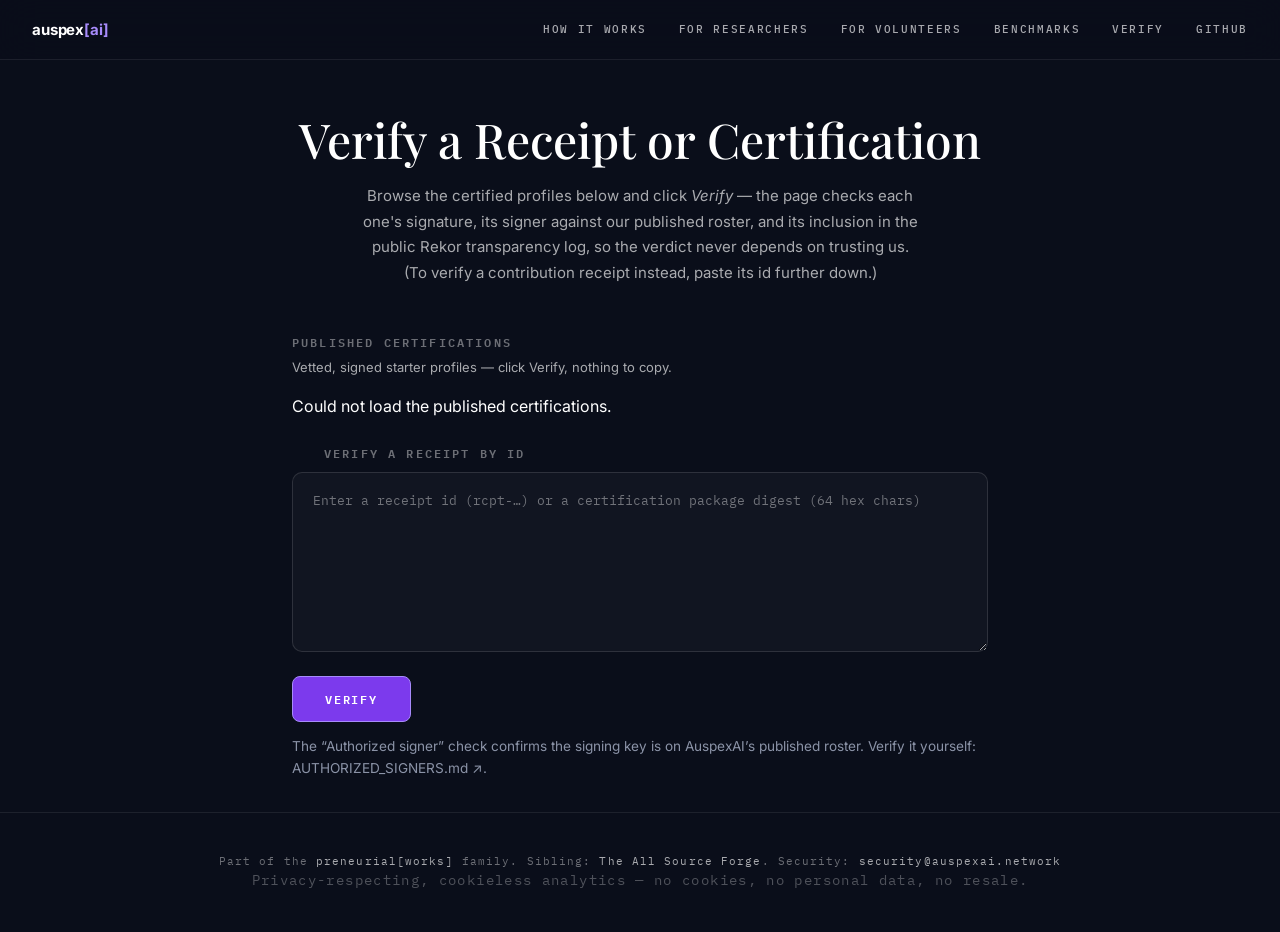
<file: verify.html>
<!DOCTYPE html>
<html lang="en">
<head>
<meta charset="UTF-8">
<meta name="viewport" content="width=device-width, initial-scale=1.0">
<title>Verify a Receipt · auspex[ai]</title>
<meta name="description" content="Verify an AuspexAI contribution receipt's cryptographic signature and inspect its contents.">

<meta property="og:title" content="Verify a Receipt · auspex[ai]">
<meta property="og:description" content="Independently verify AuspexAI's certified experiment profiles and contribution receipts — signatures checked against our published signer roster and the public Rekor transparency log.">
<meta property="og:type" content="website">
<meta property="og:url" content="https://auspexai.network/verify.html">
<meta property="og:image" content="https://auspexai.network/images/og-card.png">
<meta name="twitter:card" content="summary_large_image">
<meta name="twitter:title" content="Verify a Receipt · auspex[ai]">
<meta name="twitter:description" content="Independently verify AuspexAI's certified experiment profiles and contribution receipts — signatures checked against our published signer roster and the public Rekor transparency log.">
<meta name="twitter:image" content="https://auspexai.network/images/og-card.png">

<link rel="icon" type="image/x-icon" href="favicon.ico">
<link rel="icon" type="image/svg+xml" href="images/favicon.svg">
<link rel="icon" type="image/png" sizes="32x32" href="images/favicon-32.png">
<link rel="icon" type="image/png" sizes="192x192" href="images/favicon-192.png">
<link rel="apple-touch-icon" href="images/apple-touch-icon.png">
  <!-- privacy-respecting, cookieless analytics (GoatCounter) -->
  <script data-goatcounter="https://metrics.auspexai.network/count" async src="//gc.zgo.at/count.js"></script>
  <script>
  (function(){var R=[[/#start\b/,'cta-get-started'],[/#researchers\b/,'nav-researchers'],[/#volunteers\b/,'nav-volunteers'],[/#how\b/,'nav-how'],[/benchmarks\.html/,'nav-benchmarks'],[/verify\.html/,'nav-verify'],[/getworker\./,'install-worker'],[/getresearcher\./,'install-researcher'],[/github\.com/,'outbound-github']];
  document.addEventListener('click',function(e){var a=e.target.closest&&e.target.closest('a[href]');if(!a)return;var h=a.getAttribute('href')||'';for(var i=0;i<R.length;i++){if(R[i][0].test(h)){if(window.goatcounter&&window.goatcounter.count)window.goatcounter.count({path:R[i][1],title:'event: '+R[i][1],event:true});break;}}},true);})();
  </script>

<link rel="preconnect" href="https://fonts.googleapis.com">
<link rel="preconnect" href="https://fonts.gstatic.com" crossorigin>
<link href="https://fonts.googleapis.com/css2?family=IBM+Plex+Mono:wght@400;500;600&family=Inter:wght@400;500;600;700;800&family=Playfair+Display:wght@400;500&display=swap" rel="stylesheet">

<link rel="stylesheet" href="style.css">
<style>
  /* Verify page — scoped styles */
  .verify-hero {
    padding: 7rem 2rem 3rem;
    text-align: center;
    max-width: 760px;
    margin: 0 auto;
  }
  .verify-hero h1 {
    font-family: 'Playfair Display', Georgia, serif;
    font-weight: 500;
    font-size: clamp(32px, 5vw, 48px);
    line-height: 1.15;
    color: var(--text);
    margin-bottom: 1rem;
  }
  .verify-hero .explainer {
    font-family: 'Inter', sans-serif;
    font-size: 15px;
    color: var(--text-dim);
    line-height: 1.7;
    max-width: 560px;
    margin: 0 auto;
  }

  .verify-form {
    max-width: 760px;
    margin: 0 auto;
    padding: 0 2rem 2rem;
  }
  .verify-form textarea {
    width: 100%;
    min-height: 180px;
    background: var(--surface);
    border: 1px solid var(--border-strong);
    border-radius: 10px;
    color: var(--text);
    font-family: 'IBM Plex Mono', monospace;
    font-size: 13px;
    line-height: 1.55;
    padding: 1.1rem 1.25rem;
    resize: vertical;
    transition: border-color 0.25s;
  }
  .verify-form textarea::placeholder {
    color: var(--text-mute);
  }
  .verify-form textarea:focus {
    outline: none;
    border-color: var(--accent);
    box-shadow: 0 0 0 3px rgba(167, 139, 250, 0.15);
  }
  .verify-btn {
    display: inline-flex;
    align-items: center;
    gap: 0.5rem;
    margin-top: 1rem;
    padding: 0.75rem 2rem;
    background: var(--accent-deep);
    color: var(--text);
    font-family: 'IBM Plex Mono', monospace;
    font-size: 12px;
    font-weight: 600;
    letter-spacing: 0.15em;
    text-transform: uppercase;
    border: 1px solid var(--accent);
    border-radius: 8px;
    cursor: pointer;
    transition: background 0.2s, transform 0.15s;
  }
  .verify-btn:hover {
    background: var(--accent);
    color: var(--bg);
    transform: translateY(-1px);
  }
  .verify-btn:focus-visible {
    outline: 2px solid var(--accent);
    outline-offset: 4px;
  }
  .verify-btn:disabled {
    opacity: 0.5;
    cursor: not-allowed;
    transform: none;
  }
  .verify-btn .spinner {
    display: none;
    width: 14px;
    height: 14px;
    border: 2px solid rgba(255, 255, 255, 0.3);
    border-top-color: var(--text);
    border-radius: 50%;
    animation: spin 0.6s linear infinite;
  }
  .verify-btn.loading .spinner {
    display: inline-block;
  }
  .verify-btn.loading .btn-label {
    display: none;
  }
  @keyframes spin { to { transform: rotate(360deg); } }

  /* Results */
  .verify-results {
    max-width: 760px;
    margin: 0 auto;
    padding: 0 2rem 4rem;
    display: none;
  }
  .verify-results.visible {
    display: block;
  }

  .verify-steps {
    background: var(--surface);
    border: 1px solid var(--border-strong);
    border-radius: 10px;
    padding: 1.4rem 1.25rem;
    margin-bottom: 1.5rem;
  }
  .verify-steps .step-heading {
    font-family: 'IBM Plex Mono', monospace;
    font-size: 10px;
    font-weight: 500;
    text-transform: uppercase;
    letter-spacing: 0.2em;
    color: var(--text-mute);
    margin-bottom: 1rem;
  }
  .step-row {
    display: flex;
    align-items: center;
    gap: 12px;
    padding: 8px 0;
    font-family: 'IBM Plex Mono', monospace;
    font-size: 12px;
    color: var(--text-dim);
    border-bottom: 1px dashed rgba(255, 255, 255, 0.05);
  }
  .step-row:last-child { border-bottom: none; }
  .step-icon {
    width: 22px;
    height: 22px;
    border-radius: 50%;
    display: flex;
    align-items: center;
    justify-content: center;
    font-size: 12px;
    flex-shrink: 0;
    font-weight: 600;
  }
  .step-icon.pass {
    background: rgba(16, 185, 129, 0.15);
    color: var(--done);
    border: 1px solid rgba(16, 185, 129, 0.4);
  }
  .step-icon.fail {
    background: rgba(239, 68, 68, 0.15);
    color: #ef4444;
    border: 1px solid rgba(239, 68, 68, 0.4);
  }
  .step-icon.pending {
    background: rgba(245, 158, 11, 0.15);
    color: var(--progress);
    border: 1px solid rgba(245, 158, 11, 0.4);
  }
  .step-label { flex: 1; }
  .step-detail {
    color: var(--text-mute);
    font-size: 10.5px;
    letter-spacing: 0.04em;
  }

  /* Decoded receipt */
  .decoded-receipt {
    background: var(--surface);
    border: 1px solid var(--border-strong);
    border-radius: 10px;
    overflow: hidden;
    margin-bottom: 1.5rem;
  }
  .decoded-receipt .decoded-heading {
    padding: 1rem 1.25rem;
    border-bottom: 1px solid var(--border);
    font-family: 'IBM Plex Mono', monospace;
    font-size: 10px;
    font-weight: 500;
    text-transform: uppercase;
    letter-spacing: 0.2em;
    color: var(--text-mute);
  }
  .decoded-receipt pre {
    padding: 1.1rem 1.25rem;
    margin: 0;
    font-family: 'IBM Plex Mono', monospace;
    font-size: 12px;
    line-height: 1.6;
    color: var(--text-dim);
    overflow-x: auto;
    white-space: pre-wrap;
    word-break: break-word;
  }

  /* Error display */
  .verify-errors {
    background: rgba(239, 68, 68, 0.06);
    border: 1px solid rgba(239, 68, 68, 0.3);
    border-radius: 10px;
    padding: 1.1rem 1.25rem;
    display: none;
  }
  .verify-errors.visible {
    display: block;
  }
  .verify-errors .error-heading {
    font-family: 'IBM Plex Mono', monospace;
    font-size: 10px;
    font-weight: 600;
    text-transform: uppercase;
    letter-spacing: 0.2em;
    color: #ef4444;
    margin-bottom: 0.75rem;
  }
  .verify-errors ul {
    list-style: none;
    padding: 0;
    margin: 0;
  }
  .verify-errors li {
    font-family: 'IBM Plex Mono', monospace;
    font-size: 12px;
    color: rgba(239, 68, 68, 0.85);
    padding: 4px 0;
    line-height: 1.5;
  }
  .verify-errors li::before {
    content: "\2715\00a0\00a0";
  }

  /* Published-certifications catalog */
  .cert-catalog {
    max-width: 760px;
    margin: 0 auto;
    padding: 0 2rem 1.5rem;
  }
  .catalog-h {
    font-family: 'IBM Plex Mono', monospace;
    font-size: 12px;
    font-weight: 600;
    text-transform: uppercase;
    letter-spacing: 0.18em;
    color: var(--text-mute);
    margin: 0 0 0.3rem;
  }
  .catalog-sub {
    font-family: 'Inter', sans-serif;
    font-size: 13px;
    color: var(--text-dim);
    margin: 0 0 1rem;
  }
  .cert-list { display: flex; flex-direction: column; gap: 0.6rem; }
  .cert-row {
    display: flex;
    align-items: center;
    justify-content: space-between;
    gap: 1rem;
    background: var(--surface);
    border: 1px solid var(--border-strong);
    border-radius: 10px;
    padding: 0.85rem 1.1rem;
  }
  .cert-info { display: flex; flex-direction: column; gap: 0.2rem; min-width: 0; }
  .cert-name {
    font-family: 'IBM Plex Mono', monospace;
    font-size: 14px;
    font-weight: 600;
    color: var(--text);
  }
  .cert-meta {
    font-family: 'IBM Plex Mono', monospace;
    font-size: 11px;
    color: var(--text-mute);
    overflow: hidden;
    text-overflow: ellipsis;
    white-space: nowrap;
  }
  .cert-verify-btn {
    flex-shrink: 0;
    padding: 0.5rem 1.1rem;
    background: var(--accent-deep);
    color: var(--text);
    font-family: 'IBM Plex Mono', monospace;
    font-size: 11px;
    font-weight: 600;
    letter-spacing: 0.1em;
    text-transform: uppercase;
    border: 1px solid var(--accent);
    border-radius: 8px;
    cursor: pointer;
    transition: background 0.2s;
  }
  .cert-verify-btn:hover { background: var(--accent); color: var(--bg); }
  .form-h {
    max-width: 760px;
    margin: 0 auto 0.6rem;
    padding: 0 2rem;
    font-family: 'IBM Plex Mono', monospace;
    font-size: 12px;
    font-weight: 600;
    text-transform: uppercase;
    letter-spacing: 0.18em;
    color: var(--text-mute);
  }

  @media (max-width: 980px) {
    .verify-hero { padding: 6rem 1.5rem 2rem; }
    .verify-form { padding: 0 1.5rem 2rem; }
    .verify-results { padding: 0 1.5rem 4rem; }
    .cert-catalog { padding: 0 1.5rem 1.5rem; }
    .form-h { padding: 0 1.5rem; }
  }
</style>
</head>
<body>

<a href="#main-content" class="skip-link">Skip to content</a>

<nav aria-label="Primary">
  <a href="/" class="nav-logo" aria-label="auspex[ai] home">auspex<span class="b">[ai]</span></a>
  <button class="nav-toggle" type="button" aria-label="Toggle menu" aria-expanded="false" aria-controls="nav-links" onclick="(function(b){var l=document.getElementById('nav-links');var open=l.classList.toggle('open');b.setAttribute('aria-expanded',open?'true':'false');})(this)">&#9776;</button>
  <ul class="nav-links" id="nav-links">
    <li><a href="/#how">How it works</a></li>
    <li><a href="/#researchers">For researchers</a></li>
    <li><a href="/#volunteers">For volunteers</a></li>
    <li><a href="/benchmarks.html">Benchmarks</a></li>
    <li><a href="verify.html" aria-current="page">Verify</a></li>
    <li><a href="https://github.com/auspexai">GitHub</a></li>
  </ul>
</nav>

<main id="main-content">

  <section class="verify-hero">
    <h1>Verify a Receipt or Certification</h1>
    <p class="explainer">Browse the certified profiles below and click <em>Verify</em> — the page checks each one's signature, its signer against our published roster, and its inclusion in the public Rekor transparency log, so the verdict never depends on trusting us. (To verify a contribution receipt instead, paste its id further down.)</p>
  </section>

  <section class="cert-catalog">
    <h2 class="catalog-h">Published certifications</h2>
    <p class="catalog-sub">Vetted, signed starter profiles — click Verify, nothing to copy.</p>
    <div id="cert-list" class="cert-list">Loading…</div>
  </section>

  <section class="verify-form">
    <h2 class="form-h">Verify a receipt by id</h2>
    <label for="receipt-input" class="sr-only" style="position:absolute;left:-9999px;">Receipt id or certification package digest</label>
    <textarea id="receipt-input" placeholder="Enter a receipt id (rcpt-…) or a certification package digest (64 hex chars)" spellcheck="false" autocomplete="off"></textarea>
    <button type="button" class="verify-btn" id="verify-btn">
      <span class="btn-label">Verify</span>
      <span class="spinner" aria-hidden="true"></span>
    </button>
    <p class="roster-note" style="font-size: 0.85rem; color: #8b93a7; margin-top: 0.9rem; max-width: 46rem;">
      The “Authorized signer” check confirms the signing key is on AuspexAI’s published roster.
      Verify it yourself: <a href="https://github.com/auspexai/.github/blob/main/security/AUTHORIZED_SIGNERS.md" target="_blank" rel="noopener noreferrer">AUTHORIZED_SIGNERS.md ↗</a>.
    </p>
  </section>

  <section class="verify-results" id="verify-results" aria-live="polite">
    <div class="verify-steps" id="verify-steps">
      <div class="step-heading">Verification steps</div>
      <!-- steps rendered by verify.js -->
    </div>

    <div class="decoded-receipt" id="decoded-receipt">
      <div class="decoded-heading">Decoded receipt body</div>
      <pre id="decoded-json"></pre>
    </div>

    <div class="verify-errors" id="verify-errors">
      <div class="error-heading">Errors</div>
      <ul id="error-list"></ul>
    </div>
  </section>

</main>

<footer>
  <p>Part of the <a href="https://preneurial.works">preneurial[works]</a> family. Sibling: <a href="https://theallsourceforge.com">The All Source Forge</a>. Security: <a href="mailto:security@auspexai.network">security@auspexai.network</a></p>
  <p style="opacity:0.7;font-size:0.85em;">Privacy-respecting, cookieless analytics — no cookies, no personal data, no resale.</p>
</footer>

<!-- CORS note: The coordinator endpoint at coord.auspexai.network has CORS
     enabled for auspexai.network origins. This page will NOT work when opened
     via file:// — serve it through a local HTTP server or deploy to GitHub
     Pages to test the verification fetch. -->
<script src="verify.js?v=20260621b"></script>
</body>
</html>
</file>
<file: style.css>
/* ===== auspex[ai] · transparency dashboard landing
   ===== AGPL-3.0, donation-and-recognition, no crypto-economy
   ===== Visual identity inherits from wordmark_system.md and the
         preneurial[works] family (Inter / Playfair Display / IBM Plex Mono,
         Pillar 4 purple #A78BFA on dark #0a0e1a).
===== */

*, *::before, *::after { box-sizing: border-box; margin: 0; padding: 0; }

:root {
  --bg: #0a0e1a;
  --surface: rgba(255, 255, 255, 0.03);
  --surface-hover: rgba(167, 139, 250, 0.08);
  --border: rgba(255, 255, 255, 0.08);
  --border-strong: rgba(255, 255, 255, 0.12);
  --border-accent: rgba(167, 139, 250, 0.4);
  --text: #ffffff;
  --text-dim: rgba(255, 255, 255, 0.65);
  --text-mute: rgba(255, 255, 255, 0.4);
  --accent: #A78BFA;
  --accent-deep: #7C3AED;
  --done: #10b981;
  --progress: #f59e0b;
}

html, body { height: 100%; }
body {
  font-family: 'Inter', -apple-system, BlinkMacSystemFont, sans-serif;
  background: var(--bg); color: var(--text); line-height: 1.6;
  -webkit-font-smoothing: antialiased; overflow-x: hidden;
}

a { color: inherit; text-decoration: none; }
main { position: relative; z-index: 1; }

/* Skip link — visually hidden until focused */
.skip-link {
  position: absolute;
  left: -9999px;
  top: auto;
  z-index: 100;
  font-family: 'IBM Plex Mono', monospace;
  font-size: 12px;
  letter-spacing: 0.08em;
  text-transform: uppercase;
}
.skip-link:focus {
  left: 1rem;
  top: 1rem;
  background: var(--accent);
  color: var(--bg);
  padding: 0.6rem 1rem;
  border-radius: 6px;
  outline: 2px solid var(--accent);
  outline-offset: 2px;
}

/* Nav */
nav {
  position: fixed; top: 0; left: 0; right: 0; z-index: 10;
  padding: 1.1rem 2rem;
  display: flex; justify-content: space-between; align-items: center;
  background: rgba(10, 14, 26, 0.85);
  backdrop-filter: blur(20px); -webkit-backdrop-filter: blur(20px);
  border-bottom: 1px solid var(--border);
}
.nav-logo {
  font-family: 'Inter', sans-serif; font-weight: 700; font-size: 15px;
  letter-spacing: -0.01em;
}
.nav-logo .b { color: var(--accent); }
.nav-links {
  display: flex; gap: 2rem; list-style: none;
  font-family: 'IBM Plex Mono', monospace; font-size: 11px; font-weight: 500;
  text-transform: uppercase; letter-spacing: 0.15em;
}
.nav-links a { color: var(--text-dim); transition: color 0.2s; }
.nav-links a:hover { color: var(--text); }

.nav-toggle {
  display: none;
  background: transparent;
  border: 1px solid var(--border-strong);
  border-radius: 6px;
  color: var(--text);
  font-size: 18px;
  padding: 0.35rem 0.6rem;
  cursor: pointer;
  font-family: inherit;
}
.nav-toggle:hover { border-color: var(--accent); }
.nav-toggle:focus-visible { outline: 2px solid var(--accent); outline-offset: 2px; }

/* ===== HERO ===== */
.hero {
  min-height: 100vh;
  display: grid; grid-template-columns: 1fr 1.1fr;
  gap: 4rem; align-items: center;
  padding: 7rem 4rem 4rem;
  max-width: 1400px; margin: 0 auto;
}

.intro h1 {
  font-family: 'Inter', sans-serif; font-weight: 800;
  font-size: clamp(60px, 7vw, 120px);
  line-height: 0.95; letter-spacing: -0.045em;
  margin-bottom: 1.5rem;
}
.intro h1 .b { color: var(--accent); }
.intro .tagline {
  font-family: 'Playfair Display', Georgia, serif; font-weight: 400;
  font-size: clamp(20px, 2.2vw, 28px); line-height: 1.4;
  color: var(--text); margin-bottom: 1.25rem;
}
.intro .meta {
  font-family: 'IBM Plex Mono', monospace; font-size: 11px;
  text-transform: uppercase; letter-spacing: 0.15em; color: var(--text-mute);
  margin-bottom: 2.5rem;
}
.intro .meta .sep { color: var(--accent); padding: 0 0.45rem; }
.intro .explainer {
  font-family: 'Inter', sans-serif; font-size: 15px; color: var(--text-dim);
  line-height: 1.7; max-width: 480px;
}
.intro .explainer strong { color: var(--text); font-weight: 500; }
.intro .explainer .em {
  color: var(--accent); font-family: 'IBM Plex Mono', monospace;
  font-size: 13px; letter-spacing: 0.04em;
}

/* Receipt card */
.receipt {
  background: rgba(255, 255, 255, 0.025);
  border: 1px solid var(--border-strong);
  border-radius: 12px;
  font-family: 'IBM Plex Mono', monospace;
  font-size: 12px;
  overflow: hidden;
  box-shadow: 0 30px 80px rgba(0, 0, 0, 0.4), 0 0 60px rgba(167, 139, 250, 0.06);
}
.receipt-head {
  padding: 1rem 1.25rem;
  border-bottom: 1px solid var(--border);
  display: flex; justify-content: space-between; align-items: center;
}
.receipt-head .label {
  color: var(--accent); letter-spacing: 0.2em; font-weight: 500; font-size: 10px;
  text-transform: uppercase;
}
.receipt-head .id { color: var(--text-mute); font-size: 10.5px; letter-spacing: 0.05em; }

.receipt-fields { padding: 1.1rem 1.25rem; }
.receipt-fields .row {
  display: grid; grid-template-columns: 110px 1fr;
  padding: 7px 0;
  border-bottom: 1px dashed rgba(255, 255, 255, 0.05);
}
.receipt-fields .row:last-child { border-bottom: none; }
.receipt-fields .k {
  color: var(--text-mute); letter-spacing: 0.12em; font-size: 10px;
  text-transform: uppercase; padding-top: 2px;
}
.receipt-fields .v { color: var(--text-dim); font-size: 11.5px; }
.receipt-fields .v .placeholder {
  color: var(--text-mute); font-style: italic;
}
.receipt-fields .v.accent { color: var(--accent); }

.receipt-sigs { padding: 1.1rem 1.25rem; border-top: 1px solid var(--border); }
.receipt-sigs .label {
  color: var(--text-mute); letter-spacing: 0.18em; font-size: 10px;
  text-transform: uppercase; margin-bottom: 0.7rem;
}
.sig-row {
  display: flex; align-items: center; gap: 12px;
  padding: 7px 0;
  font-size: 11.5px; color: var(--text-dim);
  opacity: 0; animation: sigAppear 0.5s ease forwards;
}
.sig-row:nth-child(2) { animation-delay: 0.4s; }
.sig-row:nth-child(3) { animation-delay: 0.9s; }
.sig-row:nth-child(4) { animation-delay: 1.4s; }
@keyframes sigAppear { to { opacity: 1; } }

.sig-row .check {
  width: 18px; height: 18px; border-radius: 50%;
  background: rgba(16, 185, 129, 0.15); color: var(--done);
  display: flex; align-items: center; justify-content: center; font-size: 11px;
  border: 1px solid rgba(16, 185, 129, 0.4);
  flex-shrink: 0;
}
.sig-row .what { flex: 1; }
.sig-row .who { color: var(--text-mute); font-size: 10.5px; }

.receipt-foot {
  padding: 0.8rem 1.25rem;
  border-top: 1px solid var(--border);
  background: rgba(167, 139, 250, 0.04);
  color: var(--text-mute); font-size: 10px; letter-spacing: 0.08em;
  display: flex; justify-content: space-between; align-items: center;
}
.receipt-foot .verified {
  color: var(--done); font-weight: 500; letter-spacing: 0.2em;
  text-transform: uppercase; font-size: 10px;
  opacity: 0; animation: sigAppear 0.5s ease 1.9s forwards;
}

.receipt-caption {
  margin-top: 1rem; text-align: center;
  font-family: 'IBM Plex Mono', monospace; font-size: 10px;
  color: var(--text-mute); letter-spacing: 0.12em;
}

/* ===== ROADMAP ===== */
.roadmap {
  padding: 5rem 2rem 4rem;
  border-top: 1px solid var(--border);
}
.section-header { text-align: center; margin-bottom: 3rem; }
.eyebrow {
  font-family: 'IBM Plex Mono', monospace; font-size: 11px; font-weight: 500;
  text-transform: uppercase; letter-spacing: 0.2em; color: var(--accent);
  margin-bottom: 0.75rem; display: block;
}
.section-header h2 {
  font-family: 'Playfair Display', Georgia, serif; font-weight: 500;
  font-size: clamp(28px, 4vw, 38px); line-height: 1.2;
  color: var(--text); max-width: 760px; margin: 0 auto;
}

.phases {
  max-width: 1200px; margin: 0 auto;
  display: grid; grid-template-columns: repeat(5, 1fr); gap: 1rem;
}
.phase {
  background: var(--surface);
  border: 1px solid var(--border-strong);
  border-radius: 10px;
  padding: 1.4rem 1.1rem;
  display: flex; flex-direction: column; gap: 0.6rem;
  min-height: 180px;
  transition: border-color 0.25s, background 0.25s;
}
.phase.active {
  background: rgba(167, 139, 250, 0.06);
  border-color: var(--border-accent);
  box-shadow: 0 0 32px rgba(167, 139, 250, 0.12);
}
.phase-id {
  font-family: 'IBM Plex Mono', monospace; font-size: 10px; font-weight: 600;
  letter-spacing: 0.2em; text-transform: uppercase; color: var(--text-mute);
}
.phase.active .phase-id { color: var(--accent); }
.phase-name {
  font-family: 'Playfair Display', Georgia, serif; font-weight: 500;
  font-size: 18px; line-height: 1.2; color: var(--text);
}
.phase-status {
  display: flex; align-items: center; gap: 8px;
  font-family: 'IBM Plex Mono', monospace; font-size: 10px;
  letter-spacing: 0.12em; text-transform: uppercase;
  margin-top: 0.2rem;
}
.phase-status .dot {
  width: 6px; height: 6px; border-radius: 50%;
}
.phase[data-status="done"] .phase-status { color: var(--done); }
.phase[data-status="done"] .phase-status .dot {
  background: var(--done); box-shadow: 0 0 8px rgba(16, 185, 129, 0.5);
}
.phase[data-status="active"] .phase-status { color: var(--progress); }
.phase[data-status="active"] .phase-status .dot {
  background: var(--progress); box-shadow: 0 0 8px rgba(245, 158, 11, 0.5);
  animation: pulseDot 2.2s ease-in-out infinite;
}
@keyframes pulseDot { 0%, 100% { opacity: 1; } 50% { opacity: 0.5; } }
.phase[data-status="future"] .phase-status { color: var(--text-mute); }
.phase[data-status="future"] .phase-status .dot {
  background: rgba(255, 255, 255, 0.25);
}
.phase-detail {
  font-family: 'Inter', sans-serif; font-size: 12.5px;
  color: var(--text-dim); line-height: 1.5; margin-top: auto;
}

/* ===== CTAs ===== */
.cta {
  padding: 5rem 2rem 6rem;
  background: linear-gradient(180deg, transparent 0%, rgba(167, 139, 250, 0.04) 100%);
  border-top: 1px solid var(--border);
}
.cta-grid {
  max-width: 1100px; margin: 0 auto;
  display: grid; grid-template-columns: repeat(2, 1fr); gap: 1.5rem;
}
.cta-card {
  display: flex; flex-direction: column;
  background: var(--surface);
  border: 1px solid var(--border-strong);
  border-radius: 12px; padding: 2rem;
  min-height: 240px;
  transition: background 0.25s, border-color 0.25s, transform 0.25s;
}
.cta-card:hover {
  background: var(--surface-hover);
  border-color: var(--accent);
  transform: translateY(-2px);
}
.cta-card:focus-visible {
  outline: 2px solid var(--accent);
  outline-offset: 4px;
}
.cta-eyebrow {
  font-family: 'IBM Plex Mono', monospace; font-size: 10px; font-weight: 500;
  text-transform: uppercase; letter-spacing: 0.18em; color: var(--accent);
  margin-bottom: 1rem;
}
.cta-card h3 {
  font-family: 'Playfair Display', Georgia, serif; font-weight: 500;
  font-size: 24px; line-height: 1.2;
  color: var(--text); margin-bottom: 0.75rem;
}
.cta-card p {
  font-family: 'Inter', sans-serif; font-size: 14px;
  color: var(--text-dim); line-height: 1.55;
  margin-bottom: auto; padding-bottom: 1.5rem;
}
.cta-arrow {
  font-family: 'IBM Plex Mono', monospace; font-size: 11.5px;
  color: var(--accent); letter-spacing: 0.05em;
}

/* Footer */
footer {
  padding: 2.5rem 2rem;
  text-align: center;
  border-top: 1px solid var(--border);
}
footer p {
  font-family: 'IBM Plex Mono', monospace; font-size: 11px;
  letter-spacing: 0.1em; color: var(--text-mute);
}
footer a { color: var(--text-dim); }
footer a:hover { color: var(--accent); }

/* Responsive */
@media (max-width: 980px) {
  .hero {
    grid-template-columns: 1fr;
    padding: 6rem 1.5rem 3rem; gap: 3rem;
  }
  .phases { grid-template-columns: 1fr; }
  .cta-grid { grid-template-columns: 1fr; }

  .nav-toggle { display: block; }
  .nav-links {
    position: absolute;
    top: 100%; right: 0;
    background: rgba(10, 14, 26, 0.96);
    backdrop-filter: blur(20px); -webkit-backdrop-filter: blur(20px);
    border: 1px solid var(--border);
    border-radius: 0 0 8px 8px;
    border-top: none;
    flex-direction: column;
    padding: 1rem 1.5rem;
    gap: 1rem;
    display: none;
    min-width: 180px;
  }
  .nav-links.open { display: flex; }

  .roadmap, .cta { padding-left: 1.5rem; padding-right: 1.5rem; }
}

/* Reduced-motion preference — respect users who opt out of animation.
   Preserve end state (sigs visible, verified visible, dot static) without motion. */
@media (prefers-reduced-motion: reduce) {
  *, *::before, *::after {
    animation-duration: 0.01ms !important;
    animation-iteration-count: 1 !important;
    animation-delay: 0ms !important;
    transition-duration: 0.01ms !important;
  }
  .sig-row,
  .receipt-foot .verified { opacity: 1 !important; }
}
</file>
